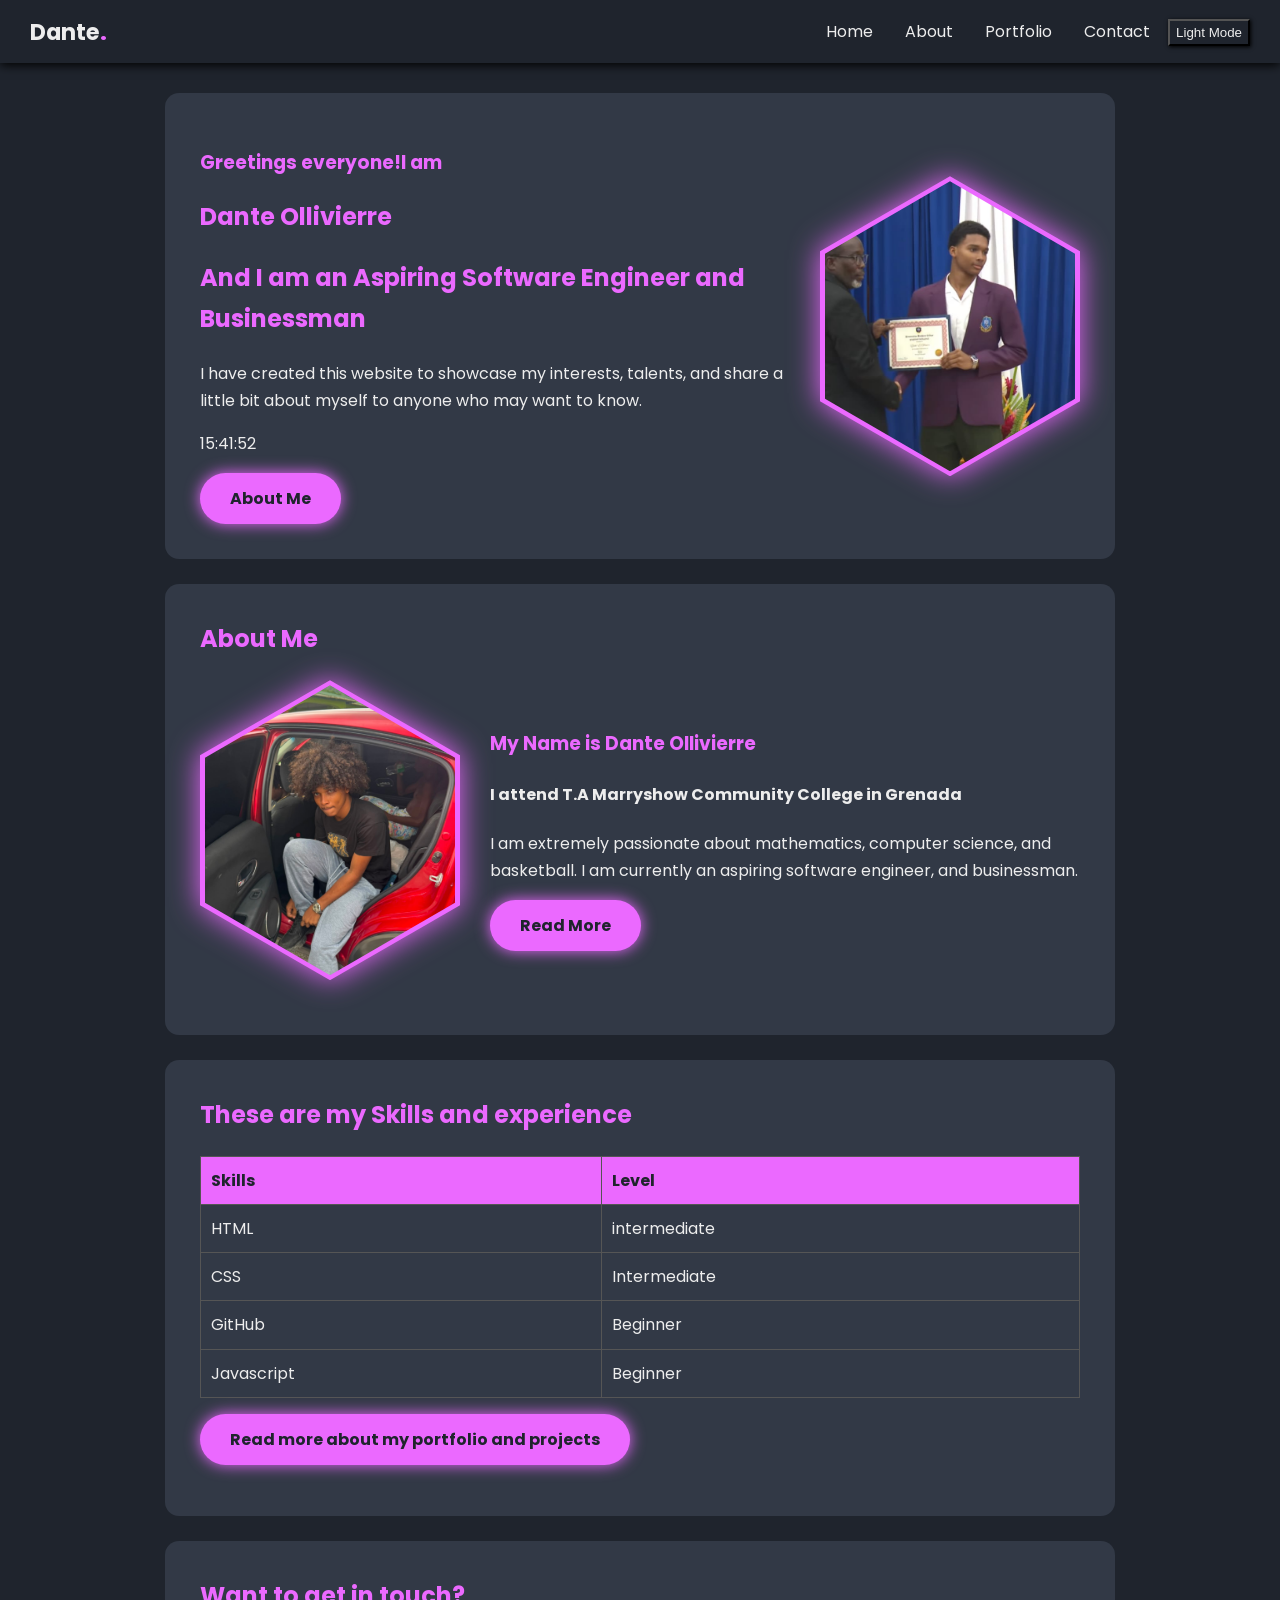
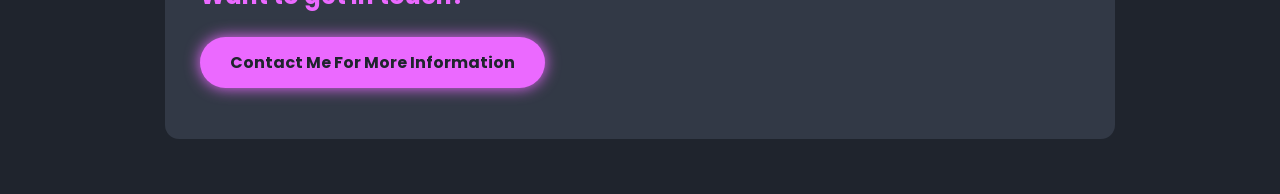
<file: index.html>
<!DOCTYPE html>
<html lang="en">
<head>
  <meta charset="UTF-8">
  <meta name="viewport" content="width=device-width, initial-scale=1.0">
  <title>Dante Ollivierre | Personal Website</title>
  <link href="https://fonts.googleapis.com/css2?family=Poppins:wght@400;700&display=swap" rel="stylesheet">
  <link rel="stylesheet" href="style.css">
  <script src="script.js"></script>
</head>

<body>
  <nav>
    <span class="logo">Dante<span class="accent">.</span></span>
    <ul>
      <li><a href="index.html">Home</a></li>
      <li><a href="about.html">About</a></li>
      <li><a href="portfolio.html">Portfolio</a></li>
      <li><a href="contact.html">Contact</a></li>
      <li><button id="lightModeButton" type="button" name="lightMode">Light Mode</button></li>
    
      
    </ul>
  </nav>

  <main>
    <section id="home" class="hero">
      <div>
        <h3>Greetings everyone!I am </h3>
        <h1>Dante <span class="accent">Ollivierre</span></h1>
        <h2>And I am an Aspiring <span class="accent">Software Engineer and Businessman</span></h2>
        <p> I have created this website to showcase my interests, talents, and share a little bit 
          about myself to anyone who may want to know. 
        </p>
        <p id="clock"></p>
        <a class="btn" href="about.html">About Me</a>
      </div>
      <div class="hex-glow">
        <div class="hex">
          <img src="calm luh grad pic.jpeg" alt="This is a picture of me">
        </div>
      </div>
    </section>

    <section id="about">
      <h2>About Me</h2>
      <div class="split reverse">
        <div>
          <h3> My Name is Dante Ollivierre</h3>
          <h4> I attend T.A Marryshow Community College in Grenada</h4>
          <p> I am extremely passionate about mathematics, computer science, and basketball.
             I am currently an aspiring software engineer, and businessman.
          </p>
          <a class="btn" href="about.html">Read More</a>
        </div>
        <div class="hex-glow">
          <div class="hex">
            <img src="dante's beautiful face.jpeg" alt="This is a picture of me">
          </div>
        </div>
      </div>
    </section>

    <section id="portfolio">
      <h2>These are my Skills and experience </h2>
      <table>
        <tr>
          <th>Skills</th>
          <th>Level</th>
        </tr>
        <tr>
          <td>HTML</td>
          <td>intermediate</td>
        </tr>
        <tr>
          <td>CSS</td>
          <td>Intermediate</td>
        </tr>
        <tr>
          <td>GitHub</td>
          <td>Beginner</td>
        </tr>
        <tr>
            <td>Javascript</td>
            <td>Beginner</td>
        </tr>
      </table>
      <p><a class="btn" href="portfolio.html">Read more about my portfolio and projects</a></p>
    </section>

    <section id="contact">
      <h2> Want to get in touch?</h2>
      <p><a class="btn" href="contact.html">Contact Me For More Information</a></p>
    </section>
  </main>


</body>
</html>
</file>
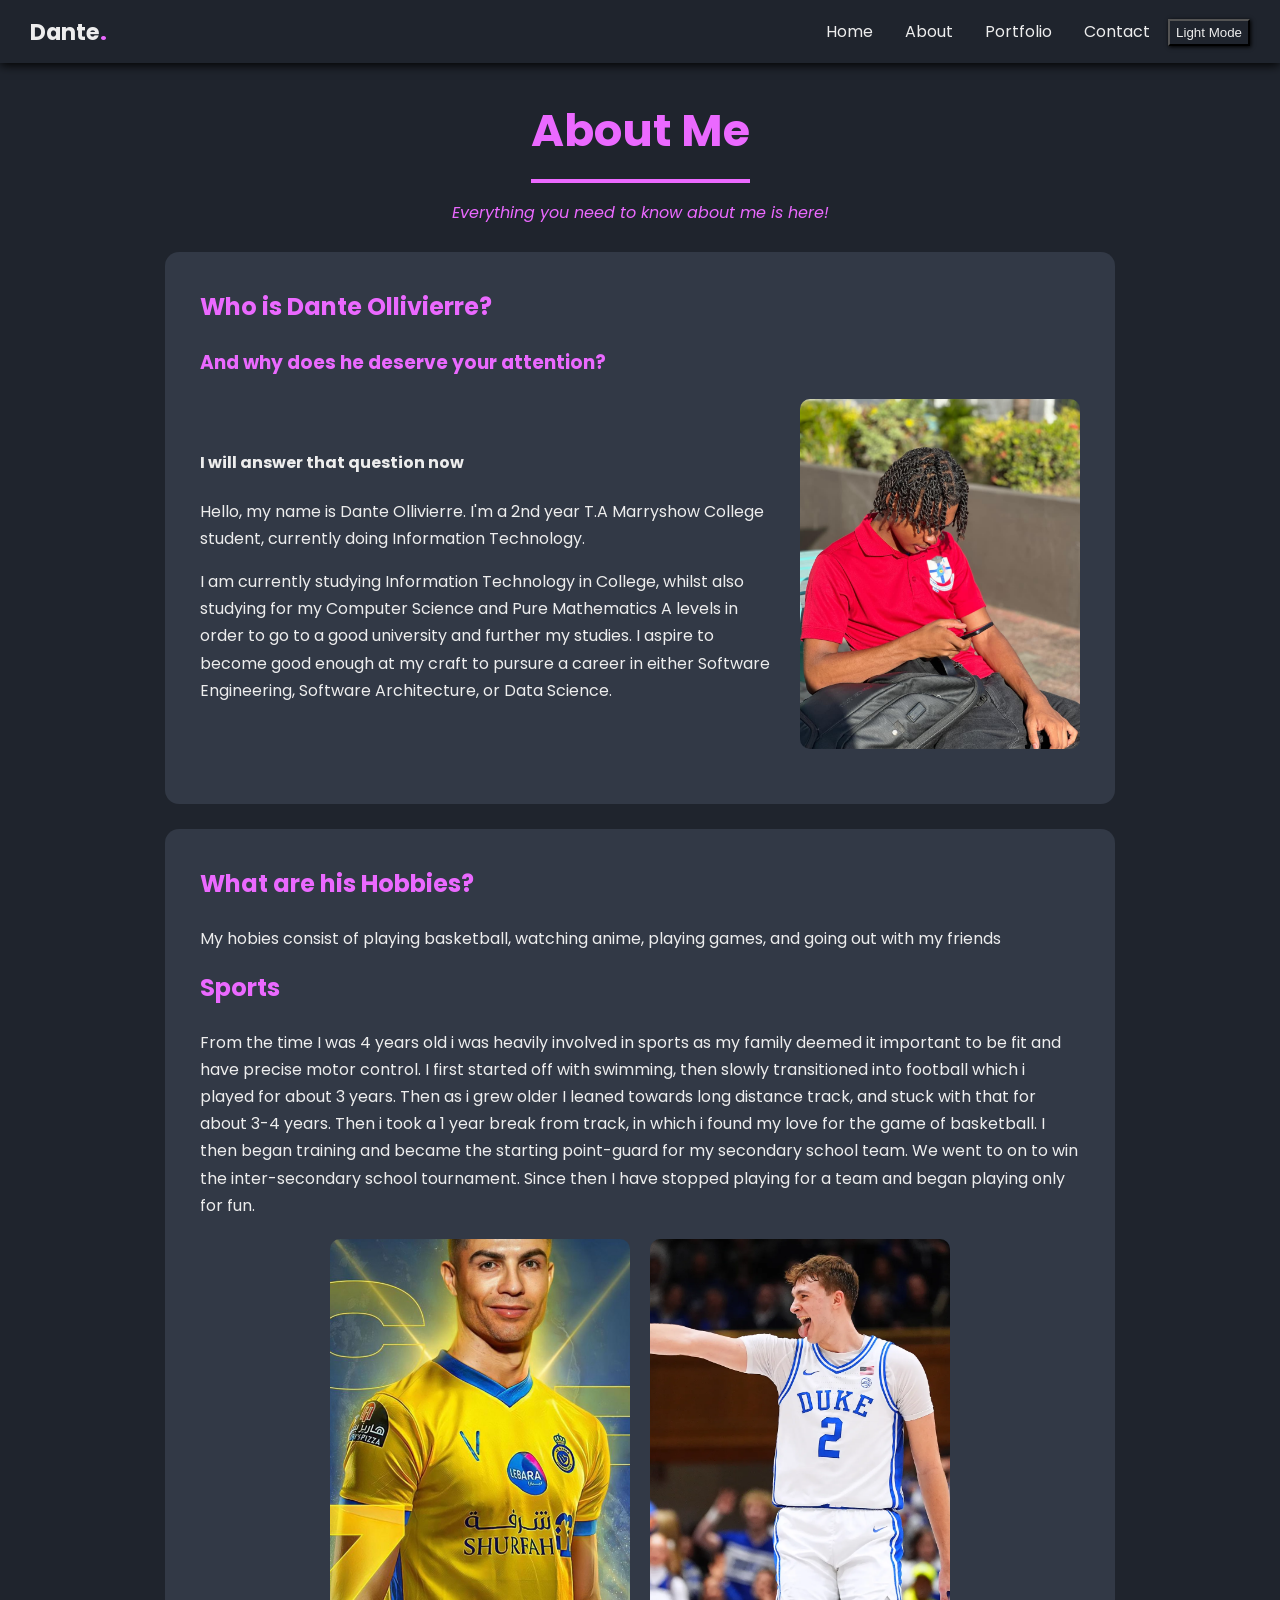
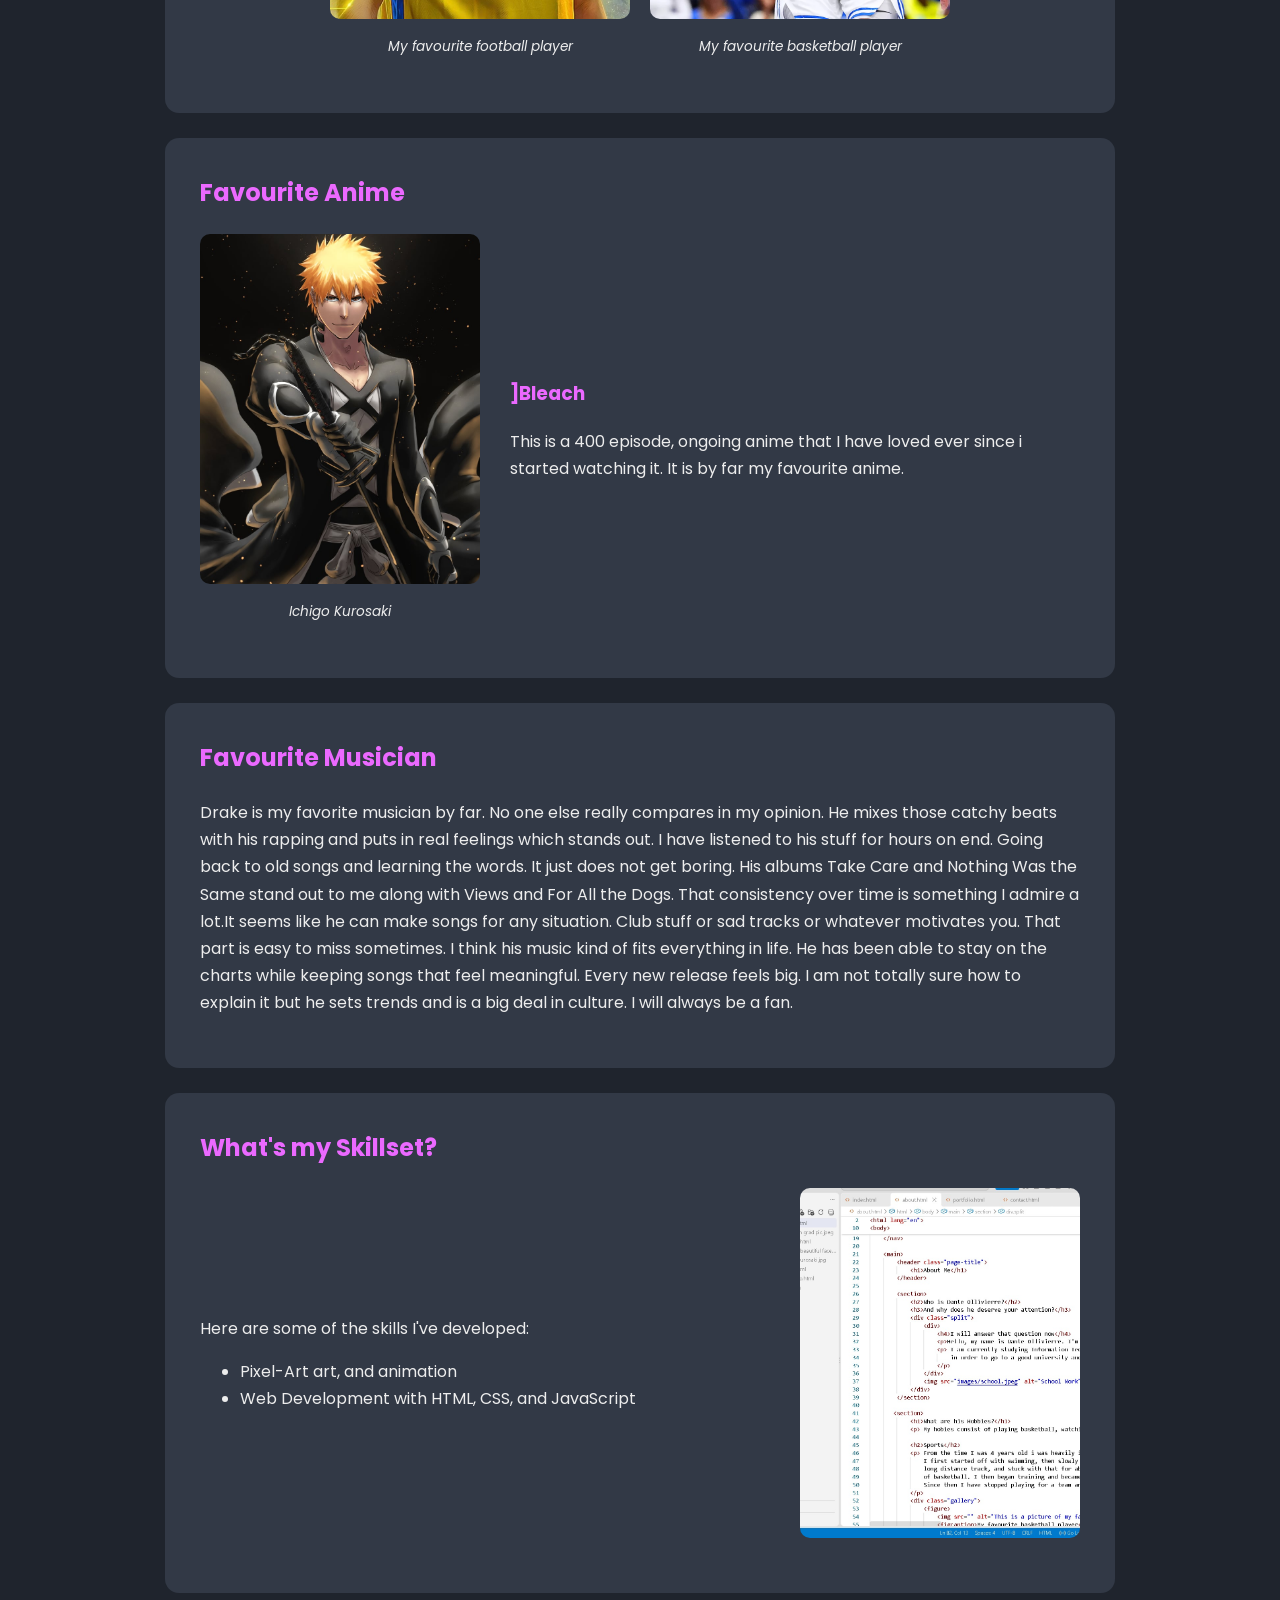
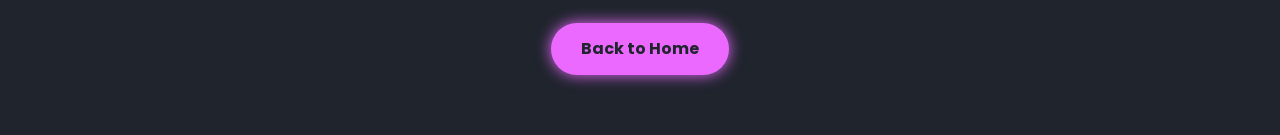
<file: about.html>
<!DOCTYPE html>
<html lang="en">
<head>
  <meta charset="UTF-8">
  <meta name="viewport" content="width=device-width, initial-scale=1.0">
  <title>Dante Ollivierre | About Me</title>
  <link href="https://fonts.googleapis.com/css2?family=Poppins:wght@400;700&display=swap" rel="stylesheet">
  <link rel="stylesheet" href="style.css">
  <script src="script.js"></script>
</head>
<body>
     <nav>
       <span class="logo">Dante<span class="accent">.</span></span>
          <ul>
            <li><a href="index.html">Home</a></li>
            <li><a href="about.html">About</a></li>
            <li><a href="portfolio.html">Portfolio</a></li>
            <li><a href="contact.html">Contact</a></li>
            <li><button id="lightModeButton" type="button" name="lightMode">Light Mode</button></li>
          </ul>
    </nav>

    <main>
        <header class="page-title">
            <h1>About Me</h1>
          <p>Everything you need to know about me is here!</p>
        </header>

        <section>
            <h2>Who is Dante Ollivierre?</h2> 
            <h3>And why does he deserve your attention?</h3>
            <div class="split">
                <div>
                    <h4>I will answer that question now</h4>
                    <p>Hello, my name is Dante Ollivierre. I'm a 2nd year T.A Marryshow College student, currently doing Information Technology.</p>
                    <p> I am currently studying Information Technology in College, whilst also studying for my Computer Science and Pure Mathematics A levels 
                        in order to go to a good university and further my studies. I aspire to become good enough at my craft to pursure a career in either Software Engineering, Software Architecture, or Data Science.
                    </p>
                </div>
                <img src="school uniform.jpeg" alt="School Work" width="300" height="400">
            </div>
        </section>

       <section> 
            <h1>What are his Hobbies?</h1>
            <p> My hobies consist of playing basketball, watching anime, playing games, and going out with my friends</p>
           
            <h2>Sports</h2>
            <p> From the time I was 4 years old i was heavily involved in sports as my family deemed it important to be fit and have precise motor control.
                I first started off with swimming, then slowly transitioned into football which i played for about 3 years. Then as i grew older I leaned towards
                long distance track, and stuck with that for about 3-4 years. Then i took a 1 year break from track, in which i found my love for the game
                of basketball. I then began training and became the starting point-guard for my secondary school team. We went to on to win the inter-secondary school tournament.
                Since then I have stopped playing for a team and began playing only for fun.
            </p>
            <div class="gallery">
                <figure>
                    <img src="christi ronaldo the GOAT.jpg" alt="This is a picture of my favourite football player" width="300" height="400">
                    <figcaption>My favourite football player</figcaption>
                </figure>
                <figure>
                    <img src="cooper flagg the mini GOAT.webp" alt="This is a picture of my favourite basketball player" width="300" height="400">
                    <figcaption>My favourite basketball player</figcaption>
                </figure>
            </div>
        </section>

        <section>
            <h2>Favourite Anime</h2>
            <div class="split reverse">
                <div>
                    <h3>]Bleach</h3>
                    <p> This is a 400 episode, ongoing anime that I have loved ever since i started watching it. 
                        It is by far my favourite anime.
                    </p>
                </div>
                <figure>
                    <img src="ichigo kurosaki.jpg" alt="Ichigo Kurosaki" width="300" height="400">
                    <figcaption>Ichigo Kurosaki</figcaption>
                </figure>
            </div>
        </section>
        <section>
            <h2>Favourite Musician</h2>
            <p>Drake is my favorite musician by far. No one else really compares in my opinion. He mixes those catchy beats with his rapping and puts in real feelings which stands out. 
                I have listened to his stuff for hours on end. Going back to old songs and learning the words. It just does not get boring. His albums Take Care and Nothing Was the Same stand out to me along with Views and For All the Dogs.
                That consistency over time is something I admire a lot.It seems like he can make songs for any situation.
                Club stuff or sad tracks or whatever motivates you. That part is easy to miss sometimes. I think his music kind of fits everything in life. He has been able to stay on the charts while keeping songs that feel meaningful. Every new release feels big. 
                I am not totally sure how to explain it but he sets trends and is a big deal in culture. I will always be a fan.</p>
        </section>

        <section>
            <h2>What's my Skillset?</h2>
            <div class="split">
                <div>
                    <p>Here are some of the skills I've developed:</p>
                    <ul>
                        <li>Pixel-Art art, and animation</li>
                        <li>Web Development with HTML, CSS, and JavaScript</li>
                    </ul>
                </div>
                <img src="html and css being used.png" alt="Picture of HTML/CSS being used" width="300" height="400">
            </div>
        </section>

        <div class="back-wrapper">
            <a class="back-link" href="index.html"> Back to Home</a>
        </div>
    </main>


</body>
</html>
</file>
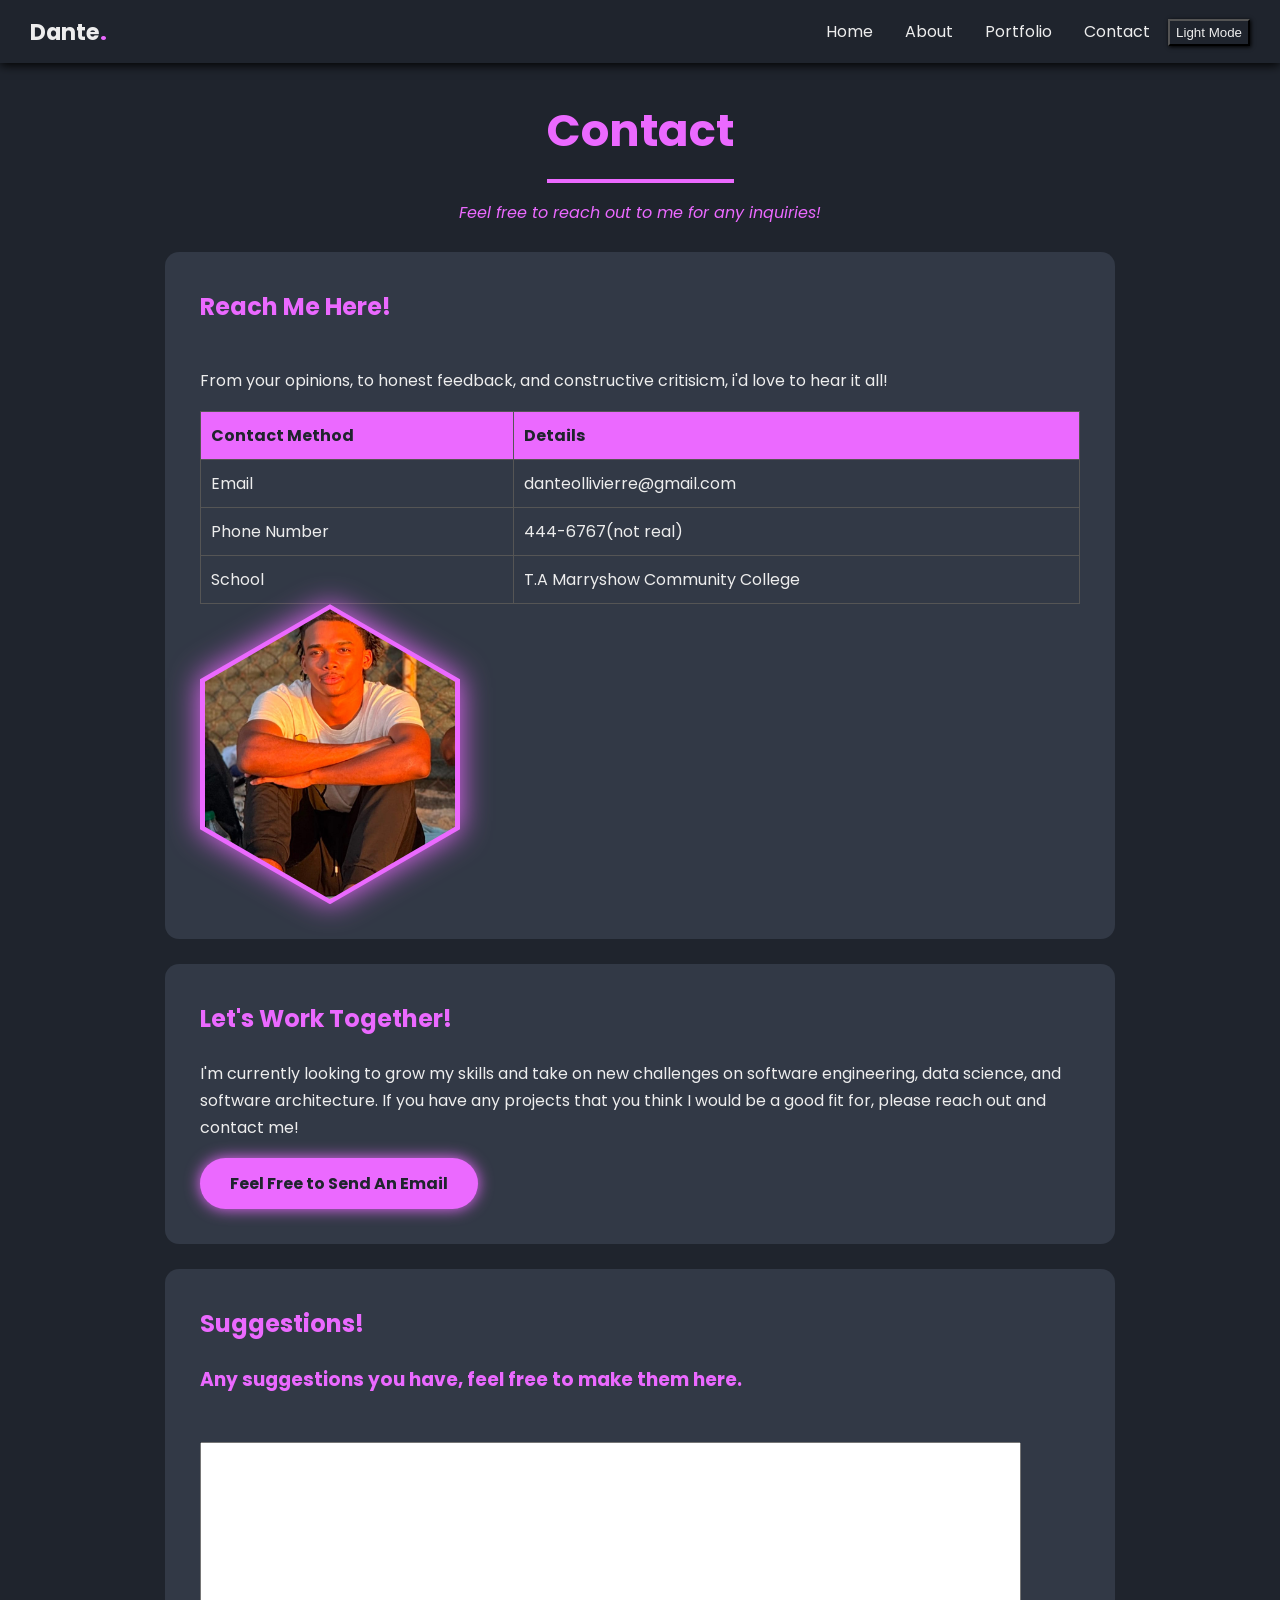
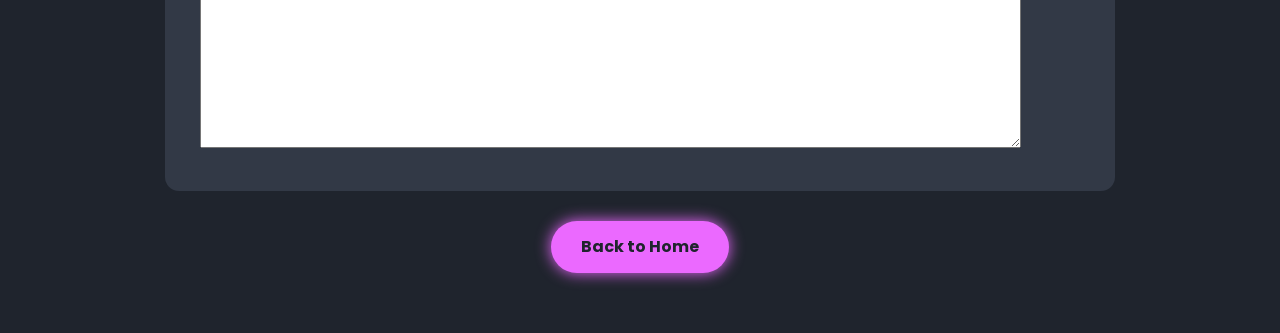
<file: contact.html>
<!DOCTYPE html>
<html lang="en">
    <head>
        <meta charset=" UTF-8">
        <meta name="viewport" content="width-depth-width", intial sclae="1.0">
        <title>Dante Ollivierre | Contact Me</title>
        <link href="https://fonts.googleapis.com/css2?family=Poppins:wght@400;700&display=swap" rel="stylesheet">
        <link rel="stylesheet" href="style.css">
        <script src="script.js"></script>
    </head>
    <body>
      <nav>
       <span class="logo">Dante<span class="accent">.</span></span>
          <ul>
            <li><a href="index.html">Home</a></li>
            <li><a href="about.html">About</a></li>
            <li><a href="portfolio.html">Portfolio</a></li>
            <li><a href="contact.html">Contact</a></li>
            <li><button id="lightModeButton" type="button" name="lightMode">Light Mode</button></li>
          </ul>
    </nav>

        <main>
            <header>
                <div class="page-title">
                    <h1> Contact</h1>
                    <p>Feel free to reach out to me for any inquiries!</p>
                    </div>
             </header>       

             <section>
                <h2>Reach Me Here!</h2>
                <div class="split">  
                </div>
                <p>From your opinions, to honest feedback, and constructive critisicm, i'd love to hear it all!</p>
             
                <table>
                    <tr>
                        <th>Contact Method</th>
                        <th>Details</th>
                    </tr>
                    <tr>
                        <td>Email</td>
                        <td>danteollivierre@gmail.com</a></td>
                    </tr>
                    <tr>
                        <td>Phone Number</td>
                        <td></a>444-6767(not real)</td>
                    </tr>
                    <tr>
                        <td>School</td>
                        <td>T.A Marryshow Community College</td>
                    </tr>
                </table>
            </div>

            <div class="hex-glow">
                <div class="hex">
                    <img src="my smexy ah in the sunlight.jpeg" alt="Contact Photo being used">

                </div>
            </div>

            </section>

            <section>
                <h2>Let's Work Together!</h2>
                <p> I'm currently looking to grow my skills and take on new challenges on software engineering, data science, and software architecture.
                    If you have any projects that you think I would be a good fit for,
                    please reach out and contact me!
                </p>
                <a class="btn" href="gmail.com" target="_blank" rel="noopener">Feel Free to Send An Email</a>
            </section>

            <section>
                <h2>Suggestions!</h2>
                <h3>Any suggestions you have, feel free to make them here.</h3>
                <form action="" method="post">
                    
                    <br>
                   <textarea type="text" cols="100" rows="20"> </textarea>

                </form>

            </section>

            <div  class="back-wrapper">
            <a class="back-link" href="index.html"> Back to Home</a>
                
            </div>
        </main>

    </body>
    </html>
</file>
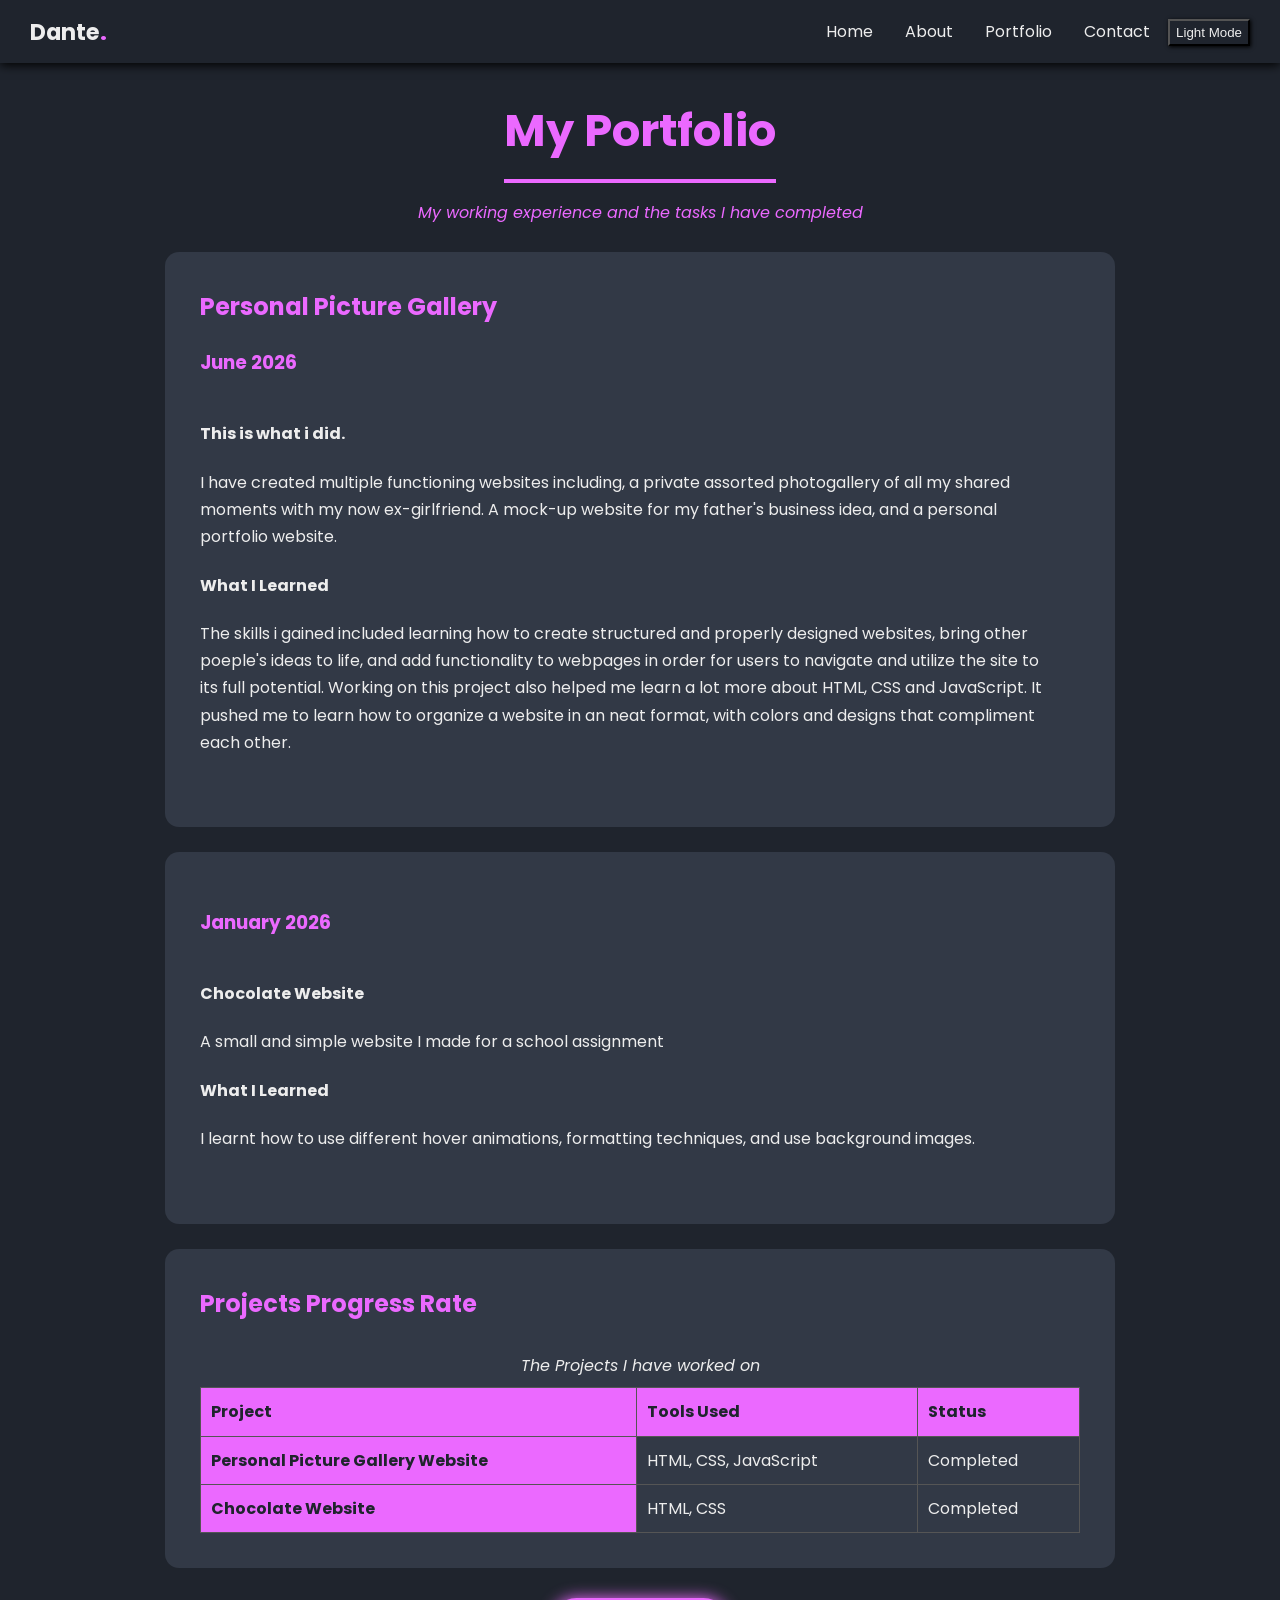
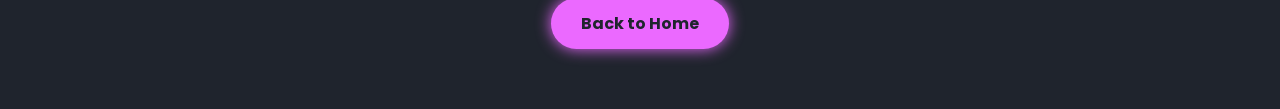
<file: portfolio.html>
<!DOCTYPE html>
<html lang="en">
<head>
  <meta charset="UTF-8">
  <meta name="viewport" content="width=device-width, initial-scale=1.0">
  <meta name="description" content="Portfolio of Keipher Ross, an aspiring software engineer and cloud architect, showing tasks completed and projects built.">
  <title>Dante Ollivierre| Portfolio</title>
  <link href="https://fonts.googleapis.com/css2?family=Poppins:wght@400;700&display=swap" rel="stylesheet">
  <link rel="stylesheet" href="style.css">
  <script src="script.js"></script>
</head>
<body>
    <nav>
       <span class="logo">Dante<span class="accent">.</span></span>
          <ul>
            <li><a href="index.html">Home</a></li>
            <li><a href="about.html">About</a></li>
            <li><a href="portfolio.html">Portfolio</a></li>
            <li><a href="contact.html">Contact</a></li>
            <li><button id="lightModeButton" type="button" name="lightMode">Light Mode</button></li>
          </ul>
    </nav>

    <main id="main">
        <header class="page-title">
            <h1>My Portfolio</h1>
            <p>My working experience and the tasks I have completed</p>
        </header>

        <section>
            <article>
                <h2>Personal Picture Gallery</h2>
                <h3><time datetime="2026-06">June 2026</time></h3>
                <div class="split">
                    <div>
                        <h4>This is what i did.</h4>
                        <p>I have created multiple functioning websites including, a private assorted photogallery of all 
                            my shared moments with my now ex-girlfriend. A mock-up website for my father's business idea, and a personal portfolio website.


                        </p>
                        <h4>What I Learned</h4>
                        <p>The skills i gained included learning how to create structured and properly designed websites,
                             bring other poeple's ideas to life, and add functionality to webpages in order for users to navigate 
                             and utilize the site to its full potential. Working on this project also helped me learn a lot more about HTML, CSS and JavaScript. It pushed me to learn 
                            how to organize a website in an neat format, with colors and designs that compliment each other.
                        </p>
                    </div>
                    <figure>
                        
                        
                    </figure>
                </div>
            </article>
        </section>

        <section>
            <article>
                <h2></h2>
                <h3><time datetime="2026-01">January 2026</time></h3>
                <div class="split reverse">
                    <div>
                        <h4>Chocolate Website</h4>
                        <p>A small and simple website I made for a school assignment
                        </p>
                        <h4>What I Learned</h4>
                        <p>I learnt how to use different hover animations, formatting techniques,
                            and use background images.
                        </p>

        </section>

        <section>
                <h2>Projects Progress Rate</h2>
                 <table>
                 <caption>The Projects I have worked on</caption>
                <thead>
                    <tr>
                        <th scope="col">Project</th>
                        <th scope="col">Tools Used</th>
                        <th scope="col">Status</th>
                    </tr>
                </thead>
                <tbody>
                    <tr>
                        <th scope="row">Personal Picture Gallery Website</th>
                        <td>HTML, CSS, JavaScript</td>
                        <td>Completed</td>
                    </tr>
                    <tr>
                        <th scope="row">Chocolate Website</th>
                        <td>HTML, CSS</td>
                        <td>Completed</td>
                    </tr>
                </tbody>
            </table>
        </section>

        <div class="back-wrapper">
            <a class="back-link" href="index.html"> Back to Home</a>
        </div>
    </main>

</body>
</html>
</file>
<file: style.css>
:root {
    --bg: #1f242d;
    --panel: #323946;
    --cyan: #eb69ff;
    --text: #ededed;

}

[data-theme ="light"]{
        --bg: #f5f5f5;
    --panel: #ffffff;
    --cyan: #c218db;
    --text: #222222;
}

body {
    font-family: 'Poppins', Arial, sans-serif;
    line-height: 1.7;
    margin: 0;
    color: var(--text);
    background-color: var(--bg);
}

nav {
    position: sticky;
    top: 0;
    z-index: 10;
    display: flex;
    justify-content: space-between;
    align-items: center;
    padding: 0 30px;
    background-color: var(--bg);
    box-shadow: 0 2px 10px #000;
}

.logo { font-size: 1.4rem; font-weight: bold; }
nav ul { list-style-type: none; margin: 0; padding: 0; }
nav li { display: inline-block; }

nav a {
    display: block;
    padding: 18px 14px;
    text-decoration: none;
    color: var(--text);
    transition: 0.3s;
}

nav a:hover {
    color: var(--cyan);
    text-shadow: 0 0 8px var(--cyan);
}

main {
    max-width: 950px;
    margin: 0 auto;
    padding: 30px 20px;
}

section {
    background-color: var(--panel);
    margin-bottom: 25px;
    padding: 35px;
    border-radius: 14px;
    animation: fadeUp 0.7s ease both;
}

h1, h2 { color: var(--cyan); margin-top: 0; }
h3, .accent { color: var(--cyan); }
a:hover { color: white; }

.btn, .back-link {
    display: inline-block;
    padding: 12px 30px;
    background-color: var(--cyan);
    color: var(--bg);
    font-weight: bold;
    text-decoration: none;
    border-radius: 30px;
    box-shadow: 0 0 15px var(--cyan);
}

#lightModeButton{
    background: transparent;
    color: var(--text);
    box-shadow: 1px 1px 4px black;
    padding: 4px 6px 4px 6px;
}

.btn:hover, .back-link:hover { color: var(--bg); transform: translateY(-3px); }

img {
    max-width: 100%;
    border-radius: 10px;
    transition: 0.4s;
}

img:hover {
    transform: scale(1.05);
    box-shadow: 0 0 20px var(--cyan);
}

section img { width: 280px; height: 350px; object-fit: cover; }
section > img { display: block; margin: 20px auto; }

.hero, .split { display: flex; align-items: center; gap: 30px; }
.hero > :first-child, .split > :first-child { flex: 1; }
.split { margin: 20px 0; }
.split.reverse { flex-direction: row-reverse; }
.split img { flex-shrink: 0; }

.hex-glow {
    flex-shrink: 0;
    filter: drop-shadow(0 0 15px var(--cyan));
    animation: float 4s ease-in-out infinite;
}

.hex, .hex img { clip-path: polygon(50% 0%, 100% 25%, 100% 75%, 50% 100%, 0% 75%, 0% 25%); }

.hex {
    width: 260px;
    height: 300px;
    padding: 5px;
    box-sizing: border-box;
    background-color: var(--cyan);
}

section .hex img { width: 100%; height: 100%; border-radius: 0; transform: none; box-shadow: none; }

.gallery { display: flex; flex-wrap: wrap; justify-content: center; gap: 20px; margin: 20px 0; }

.gallery img { width: 300px; height: 380px; }

table { border-collapse: collapse; width: 100%; }
th, td { border: 1px solid #555; padding: 10px; text-align: left; }
th { background-color: var(--cyan); color: var(--bg); }

.page-title { text-align: center; margin-bottom: 25px; }
.page-title h1 {
    display: inline-block;
    font-size: 2.8rem;
    margin: 0;
    padding-bottom: 10px;
    border-bottom: 4px solid var(--cyan);
}
.page-title p { color: var(--cyan); font-style: italic; }
.back-wrapper { text-align: center; margin: 30px 0; }
.skip-link { position: absolute; left: -999px; }
.skip-link:focus { left: 10px; top: 10px; z-index: 20; background: var(--cyan); color: var(--bg); padding: 8px 14px; }
figure { margin: 0; }
figcaption { font-size: 0.85rem; font-style: italic; text-align: center; margin-top: 8px; }
caption { padding: 8px; font-style: italic; }

@keyframes fadeUp { from { opacity: 0; transform: translateY(25px); } }
@keyframes float { 50% { transform: translateY(-10px); } }

@media (max-width: 600px) {
    nav { flex-direction: column; padding: 10px 0; }
    .hero, .split, .split.reverse { flex-direction: column; }
    .hex-glow { margin: 0 auto; }
    section img, .gallery img { width: 100%; height: auto; }
}

@media (prefers-reduced-motion: reduce) {
    * { animation: none !important; transition: none !important; }
}
</file>
